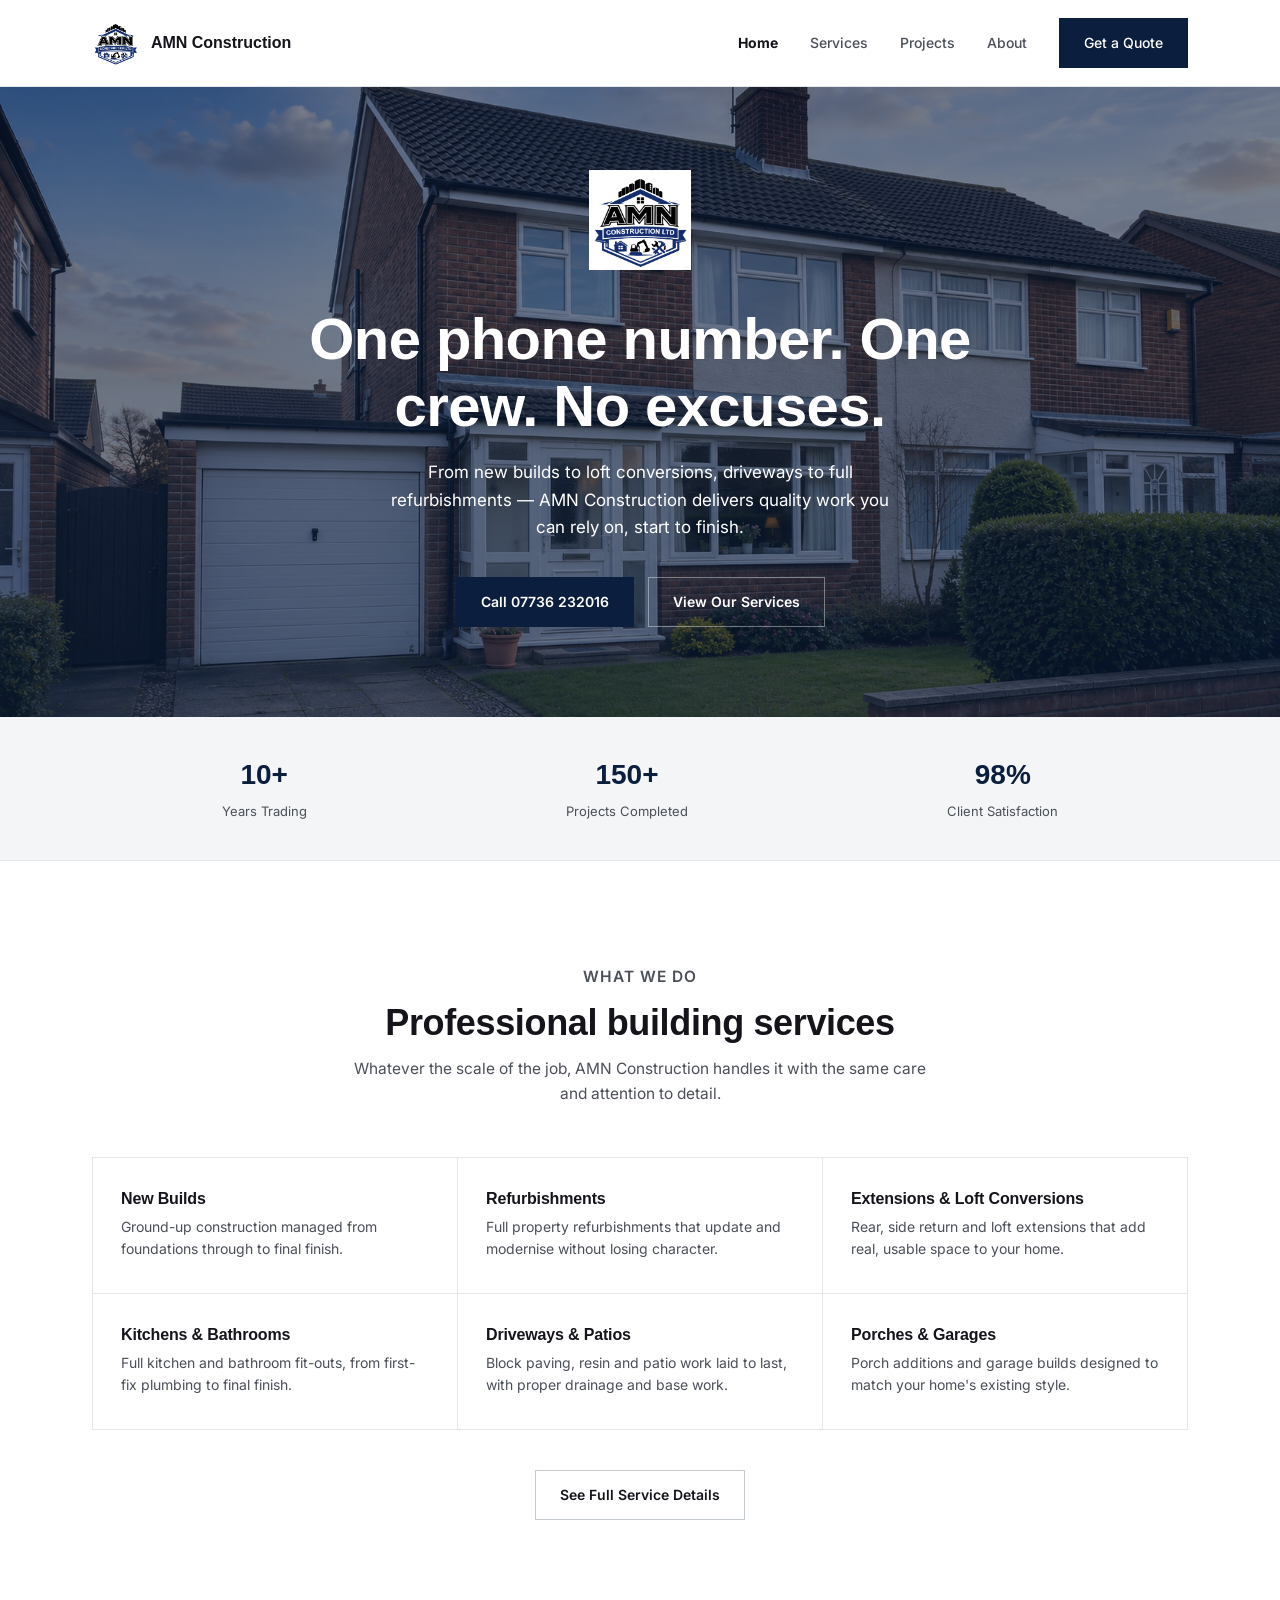
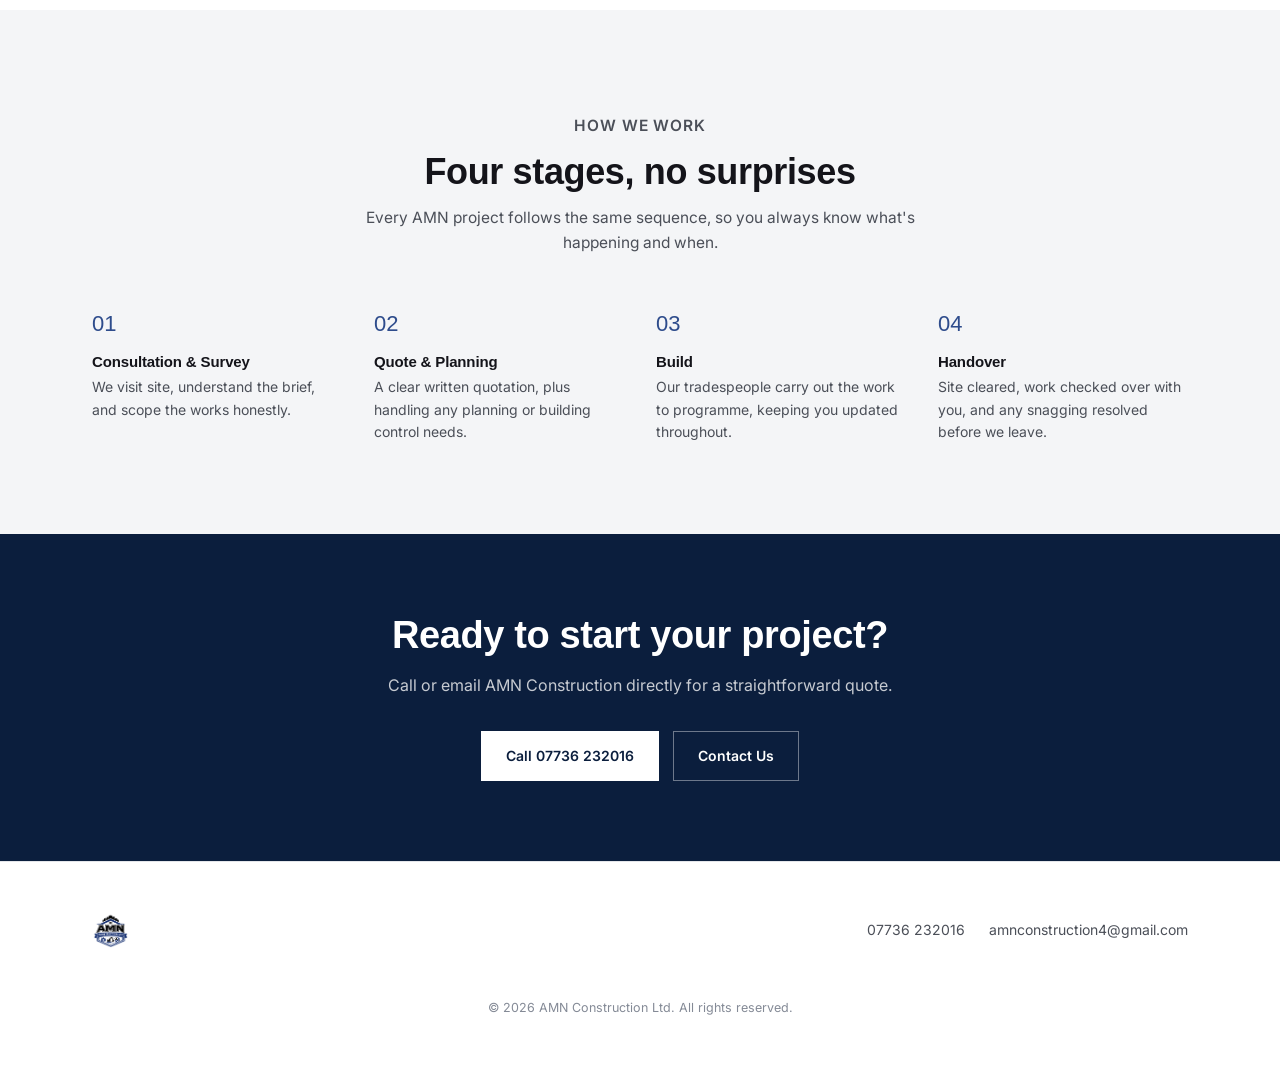
<file: index.html>
<!DOCTYPE html>
<html lang="en">
<head>
<meta name="google-site-verification" content="GaZWCDqN1LOMi1bm7sVoSSS7QSBdaxgQC6taVVcKQqg" />
<meta charset="UTF-8">
<meta name="viewport" content="width=device-width, initial-scale=1.0">
<title>AMN Construction Ltd — Professional Building Services</title>
<meta name="description" content="AMN Construction Ltd — new builds, refurbishments, extensions, loft conversions, kitchens, bathrooms, driveways, patios and garages.">
<link rel="preconnect" href="https://fonts.googleapis.com">
<link rel="preconnect" href="https://fonts.gstatic.com" crossorigin>
<link href="https://fonts.googleapis.com/css2?family=Archivo+Expanded:wght@600;800&family=Inter:wght@400;500;600&display=swap" rel="stylesheet">
<link rel="stylesheet" href="css/style.css">
<link rel="icon" type="image/x-icon" href="images/favicon.ico">
</head>
<body>

<header id="siteHeader">
  <div class="wrap">
    <a href="/" class="logo">
      <img src="images/amn_logo.png" alt="AMN Construction Ltd logo">
      <span class="name">AMN Construction</span>
    </a>
    <nav class="links" id="navLinks">
      <a href="/" class="active">Home</a>
      <a href="/services">Services</a>
      <a href="/projects">Projects</a>
      <a href="/about">About</a>
      <a href="/contact" class="btn btn-primary">Get a Quote</a>
    </nav>
    <button class="navToggle" id="navToggle" aria-label="Toggle menu"><span></span><span></span><span></span></button>
  </div>
</header>

<section class="hero">
  <div class="wrap">
    <img class="logoMark" src="images/amn_logo.png" alt="AMN Construction Ltd">
    <h1>One phone number. One crew. No excuses.</h1>
    <p class="lead">From new builds to loft conversions, driveways to full refurbishments — AMN Construction delivers quality work you can rely on, start to finish.</p>
    <div class="ctaRow">
      <a href="tel:07736232016" class="btn btn-primary">Call 07736 232016</a>
      <a href="/services" class="btn btn-outline-light">View Our Services</a>
    </div>
</section>

<div class="statsStrip">
  <div class="wrap">
    <div class="statsRow">
      <div class="stat"><b>10+</b><span>Years Trading</span></div>
      <div class="stat"><b>150+</b><span>Projects Completed</span></div>
      <div class="stat"><b>98%</b><span>Client Satisfaction</span></div>
    </div>
  </div>
</div>

<section id="services">
  <div class="wrap">
    <div class="sectionHead">
      <p class="eyebrow">What We Do</p>
      <h2>Professional building services</h2>
      <p>Whatever the scale of the job, AMN Construction handles it with the same care and attention to detail.</p>
    </div>
    <div class="serviceGrid">
      <div class="serviceCard">
        <h3>New Builds</h3>
        <p>Ground-up construction managed from foundations through to final finish.</p>
      </div>
      <div class="serviceCard">
        <h3>Refurbishments</h3>
        <p>Full property refurbishments that update and modernise without losing character.</p>
      </div>
      <div class="serviceCard">
        <h3>Extensions &amp; Loft Conversions</h3>
        <p>Rear, side return and loft extensions that add real, usable space to your home.</p>
      </div>
      <div class="serviceCard">
        <h3>Kitchens &amp; Bathrooms</h3>
        <p>Full kitchen and bathroom fit-outs, from first-fix plumbing to final finish.</p>
      </div>
      <div class="serviceCard">
        <h3>Driveways &amp; Patios</h3>
        <p>Block paving, resin and patio work laid to last, with proper drainage and base work.</p>
      </div>
      <div class="serviceCard">
        <h3>Porches &amp; Garages</h3>
        <p>Porch additions and garage builds designed to match your home's existing style.</p>
      </div>
    </div>
    <div style="text-align:center; margin-top:40px;">
      <a href="/services" class="btn btn-outline">See Full Service Details</a>
    </div>
  </div>
</section>

<section class="process">
  <div class="wrap">
    <div class="sectionHead">
      <p class="eyebrow">How We Work</p>
      <h2>Four stages, no surprises</h2>
      <p>Every AMN project follows the same sequence, so you always know what's happening and when.</p>
    </div>
    <div class="processRow">
      <div class="processStep reveal"><span class="num">01</span><h3>Consultation &amp; Survey</h3><p>We visit site, understand the brief, and scope the works honestly.</p></div>
      <div class="processStep reveal"><span class="num">02</span><h3>Quote &amp; Planning</h3><p>A clear written quotation, plus handling any planning or building control needs.</p></div>
      <div class="processStep reveal"><span class="num">03</span><h3>Build</h3><p>Our tradespeople carry out the work to programme, keeping you updated throughout.</p></div>
      <div class="processStep reveal"><span class="num">04</span><h3>Handover</h3><p>Site cleared, work checked over with you, and any snagging resolved before we leave.</p></div>
    </div>
  </div>
</section>

<section class="ctaBanner">
  <div class="wrap">
    <h2>Ready to start your project?</h2>
    <p>Call or email AMN Construction directly for a straightforward quote.</p>
    <div class="ctaRow">
      <a href="tel:07736232016" class="btn btn-primary" style="background:var(--white); color:var(--navy-900);">Call 07736 232016</a>
      <a href="/contact" class="btn btn-outline-light">Contact Us</a>
    </div>
  </div>
</section>

<footer>
  <div class="wrap">
    <a href="/" class="logo">
      <img src="images/amn_logo.png" alt="AMN Construction Ltd logo">
    </a>
    <div class="contactLinks">
      <a href="tel:07736232016">07736 232016</a>
      <a href="mailto:amnconstruction4@gmail.com">amnconstruction4@gmail.com</a>
    </div>
    <div class="copyright">© <span id="year"></span> AMN Construction Ltd. All rights reserved.</div>
  </div>
</footer>

<script src="js/main.js"></script>
</body>
</html>
</file>
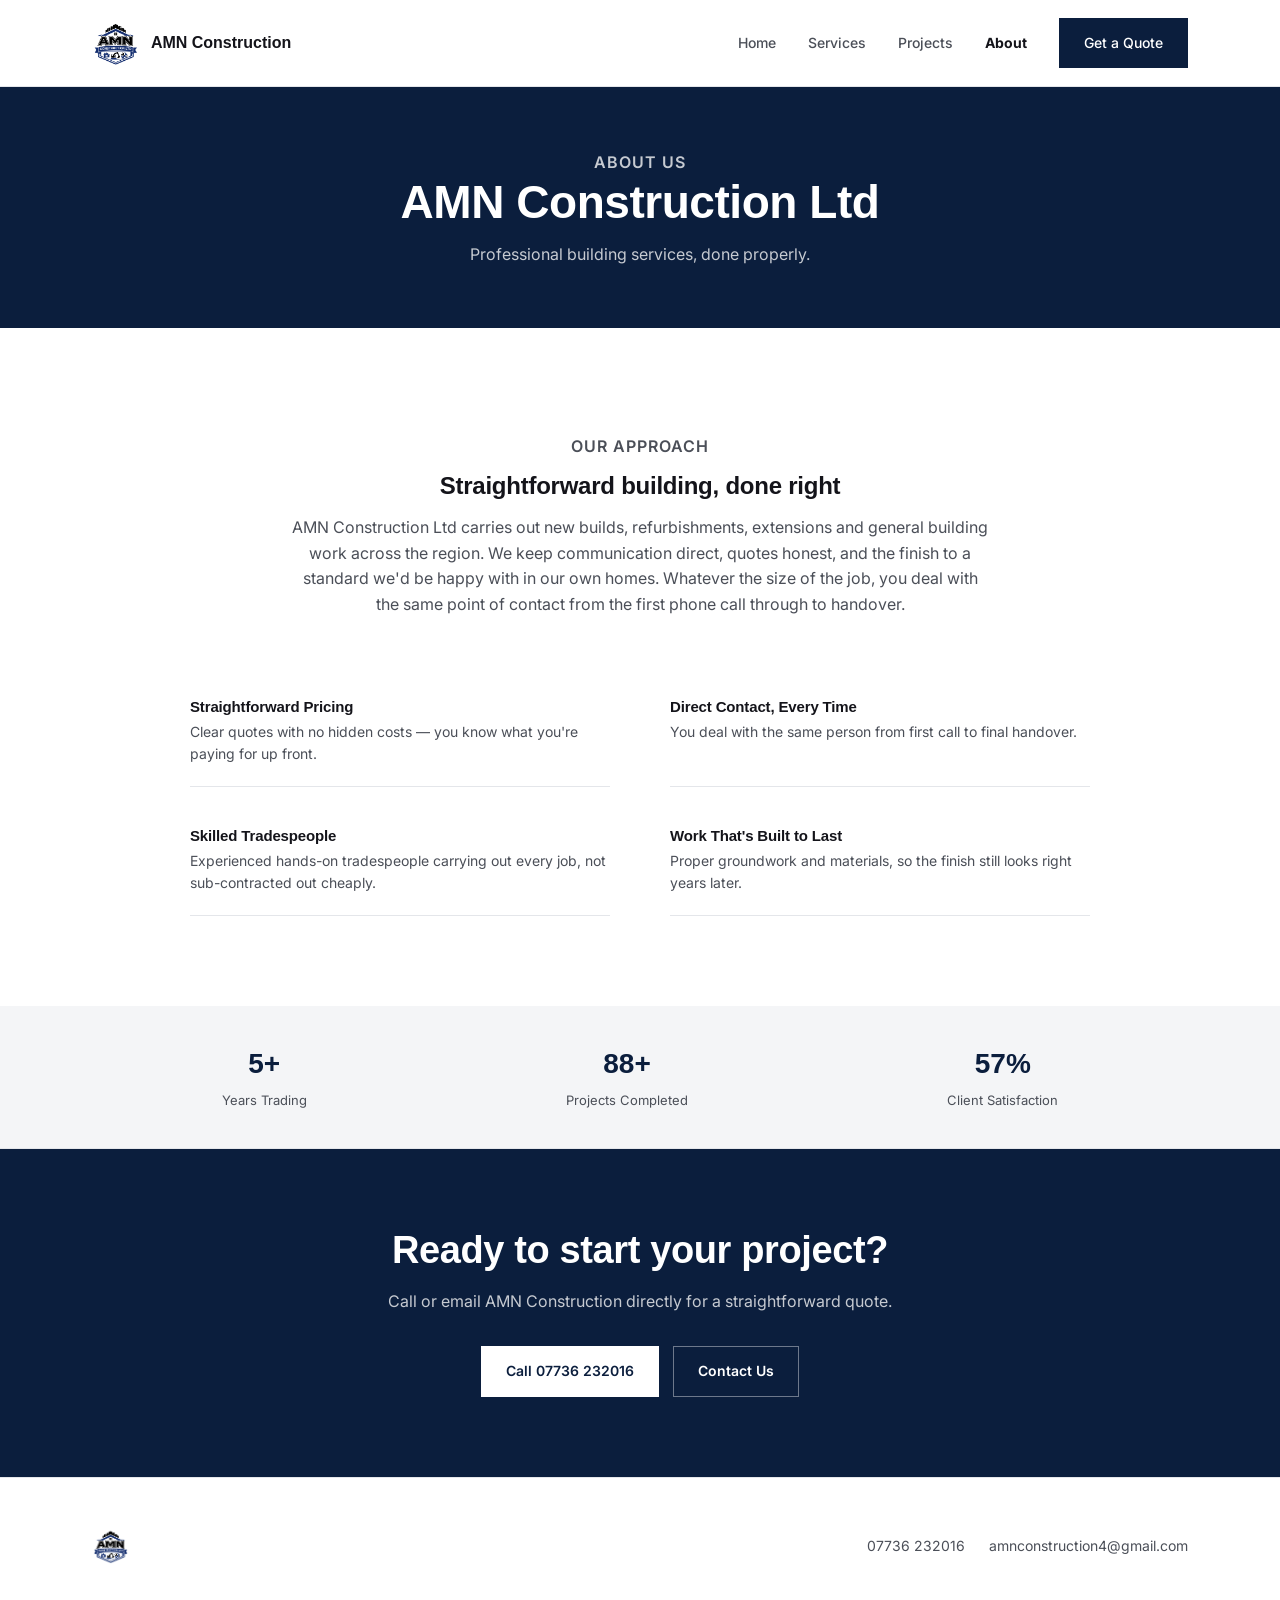
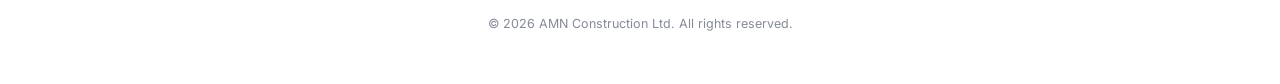
<file: about.html>
<!DOCTYPE html>
<html lang="en">
<head>
<meta charset="UTF-8">
<meta name="viewport" content="width=device-width, initial-scale=1.0">
<title>About — AMN Construction Ltd</title>
<meta name="description" content="About AMN Construction Ltd — a professional building company delivering new builds, refurbishments, extensions and more.">
<link rel="preconnect" href="https://fonts.googleapis.com">
<link rel="preconnect" href="https://fonts.gstatic.com" crossorigin>
<link href="https://fonts.googleapis.com/css2?family=Archivo+Expanded:wght@600;800&family=Inter:wght@400;500;600&display=swap" rel="stylesheet">
<link rel="stylesheet" href="css/style.css">
<link rel="icon" type="image/x-icon" href="images/favicon.ico">
</head>
<body>

<header id="siteHeader">
  <div class="wrap">
    <a href="index.html" class="logo">
      <img src="images/amn_logo.png" alt="AMN Construction Ltd logo">
      <span class="name">AMN Construction</span>
    </a>
    <nav class="links" id="navLinks">
      <a href="/index">Home</a>
      <a href="/services">Services</a>
      <a href="/projects">Projects</a>
      <a href="/about" class="active">About</a>
      <a href="/contact" class="btn btn-primary">Get a Quote</a>
    </nav>
    <button class="navToggle" id="navToggle" aria-label="Toggle menu"><span></span><span></span><span></span></button>
  </div>
</header>

<section class="pageHero">
  <div class="wrap">
    <p class="eyebrow" style="color:var(--grey-300);">About Us</p>
    <h1>AMN Construction Ltd</h1>
    <p>Professional building services, done properly.</p>
  </div>
</section>

<section>
  <div class="wrap">
    <div class="aboutIntro">
      <p class="eyebrow">Our Approach</p>
      <h2>Straightforward building, done right</h2>
      <p>AMN Construction Ltd carries out new builds, refurbishments, extensions and general building work across the region. We keep communication direct, quotes honest, and the finish to a standard we'd be happy with in our own homes. Whatever the size of the job, you deal with the same point of contact from the first phone call through to handover.</p>
    </div>

    <div class="whyGrid">
      <div class="feature reveal"><h3>Straightforward Pricing</h3><p>Clear quotes with no hidden costs — you know what you're paying for up front.</p></div>
      <div class="feature reveal"><h3>Direct Contact, Every Time</h3><p>You deal with the same person from first call to final handover.</p></div>
      <div class="feature reveal"><h3>Skilled Tradespeople</h3><p>Experienced hands-on tradespeople carrying out every job, not sub-contracted out cheaply.</p></div>
      <div class="feature reveal"><h3>Work That's Built to Last</h3><p>Proper groundwork and materials, so the finish still looks right years later.</p></div>
    </div>
  </div>
</section>

<div class="statsStrip">
  <div class="wrap">
    <div class="statsRow">
      <div class="stat"><b>10+</b><span>Years Trading</span></div>
      <div class="stat"><b>150+</b><span>Projects Completed</span></div>
      <div class="stat"><b>98%</b><span>Client Satisfaction</span></div>
    </div>
  </div>
</div>

<section class="ctaBanner">
  <div class="wrap">
    <h2>Ready to start your project?</h2>
    <p>Call or email AMN Construction directly for a straightforward quote.</p>
    <div class="ctaRow">
      <a href="tel:07736232016" class="btn btn-primary" style="background:var(--white); color:var(--navy-900);">Call 07736 232016</a>
      <a href="/contact" class="btn btn-outline-light">Contact Us</a>
    </div>
  </div>
</section>

<footer>
  <div class="wrap">
    <a href="/" class="logo">
      <img src="images/amn_logo.png" alt="AMN Construction Ltd logo">
    </a>
    <div class="contactLinks">
      <a href="tel:07736232016">07736 232016</a>
      <a href="mailto:amnconstruction4@gmail.com">amnconstruction4@gmail.com</a>
    </div>
    <div class="copyright">© <span id="year"></span> AMN Construction Ltd. All rights reserved.</div>
  </div>
</footer>

<script src="js/main.js"></script>
</body>
</html>
</file>
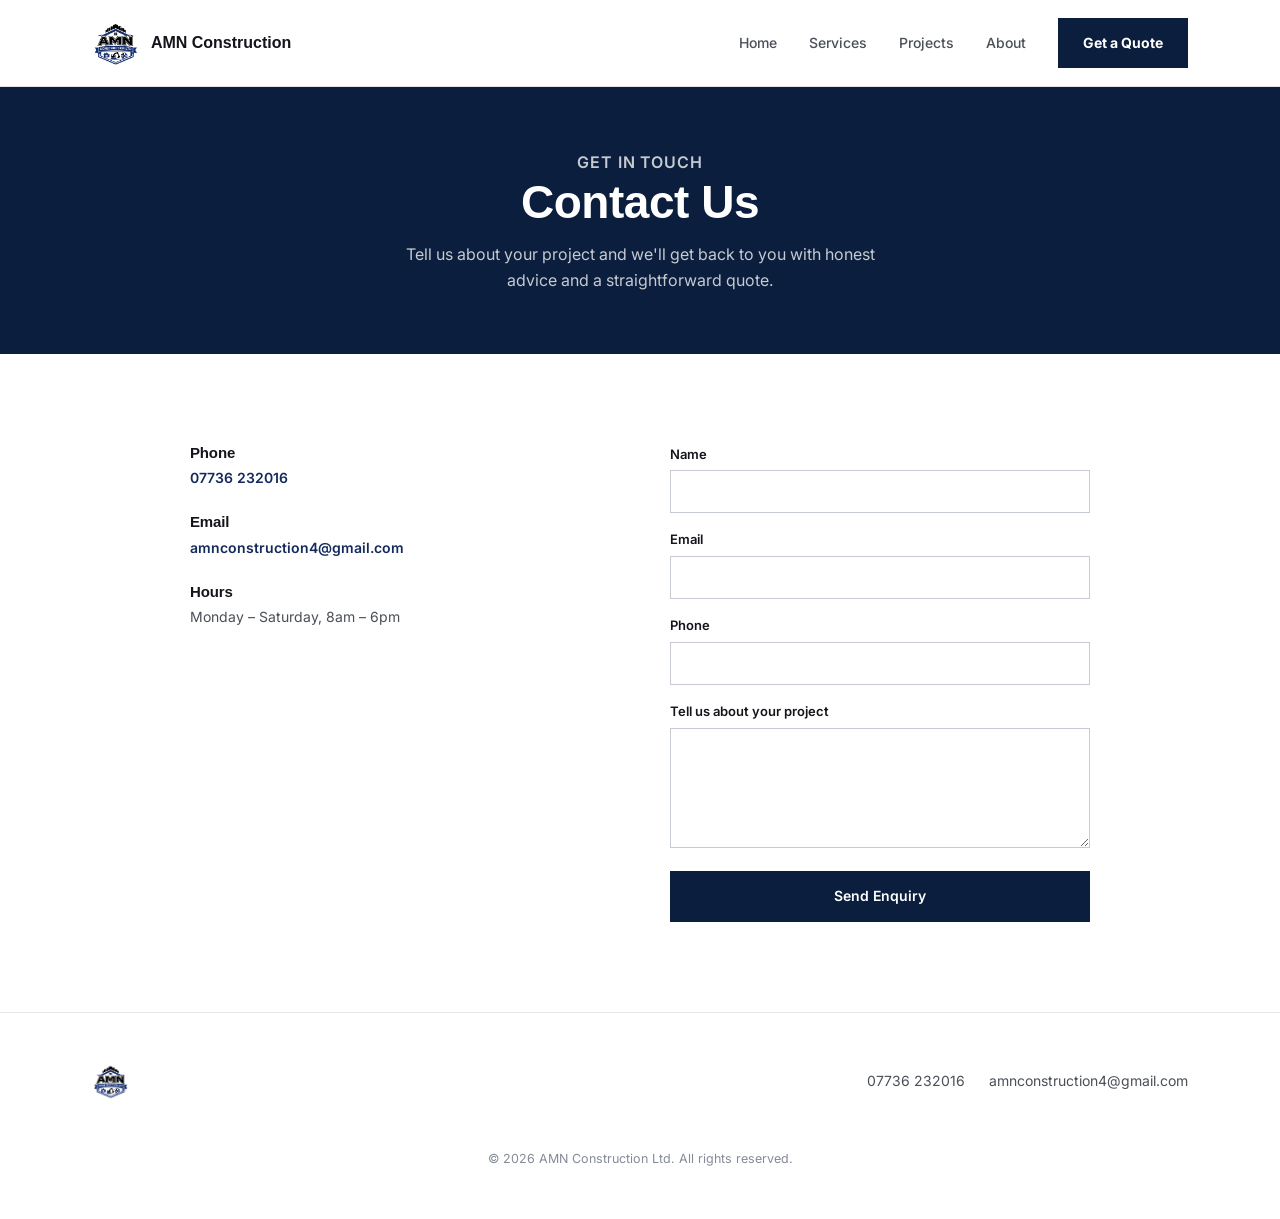
<file: contact.html>
<!DOCTYPE html>
<html lang="en">
<head>
<meta charset="UTF-8">
<meta name="viewport" content="width=device-width, initial-scale=1.0">
<title>Contact — AMN Construction Ltd</title>
<meta name="description" content="Get in touch with AMN Construction Ltd for a quote on your building project.">
<link rel="preconnect" href="https://fonts.googleapis.com">
<link rel="preconnect" href="https://fonts.gstatic.com" crossorigin>
<link href="https://fonts.googleapis.com/css2?family=Archivo+Expanded:wght@600;800&family=Inter:wght@400;500;600&display=swap" rel="stylesheet">
<link rel="stylesheet" href="css/style.css">
<link rel="icon" type="image/x-icon" href="images/favicon.ico">
</head>
<body>

<header id="siteHeader">
  <div class="wrap">
    <a href="index.html" class="logo">
      <img src="images/amn_logo.png" alt="AMN Construction Ltd logo">
      <span class="name">AMN Construction</span>
    </a>
    <nav class="links" id="navLinks">
      <a href="/">Home</a>
      <a href="/services">Services</a>
      <a href="/projects">Projects</a>
      <a href="/about">About</a>
      <a href="/contact" class="btn btn-primary active">Get a Quote</a>
    </nav>
    <button class="navToggle" id="navToggle" aria-label="Toggle menu"><span></span><span></span><span></span></button>
  </div>
</header>

<section class="pageHero">
  <div class="wrap">
    <p class="eyebrow" style="color:var(--grey-300);">Get In Touch</p>
    <h1>Contact Us</h1>
    <p>Tell us about your project and we'll get back to you with honest advice and a straightforward quote.</p>
  </div>
</section>

<section>
  <div class="wrap">
    <div class="contactGrid">
      <div class="contactDetails">
        <h3>Phone</h3>
        <p><a href="tel:07736232016">07736 232016</a></p>
        <h3>Email</h3>
        <p><a href="mailto:amnconstruction4@gmail.com">amnconstruction4@gmail.com</a></p>
        <h3>Hours</h3>
        <p>Monday – Saturday, 8am – 6pm</p>
      </div>
      <form class="contactForm" action="https://formspree.io/f/mzebkpzl" method="POST">
        <div>
          <label for="name">Name</label>
          <input type="text" id="name" name="name" required>
        </div>
        <div>
          <label for="email">Email</label>
          <input type="email" id="email" name="email" required>
        </div>
        <div>
          <label for="phone">Phone</label>
          <input type="tel" id="phone" name="phone">
        </div>
        <div>
          <label for="message">Tell us about your project</label>
          <textarea id="message" name="message" required></textarea>
        </div>
        <button type="submit" class="btn btn-primary">Send Enquiry</button>
      </form>
    </div>
  </div>
</section>

<footer>
  <div class="wrap">
    <a href="index.html" class="logo">
      <img src="images/amn_logo.png" alt="AMN Construction Ltd logo">
    </a>
    <div class="contactLinks">
      <a href="tel:07736232016">07736 232016</a>
      <a href="mailto:amnconstruction4@gmail.com">amnconstruction4@gmail.com</a>
    </div>
    <div class="copyright">© <span id="year"></span> AMN Construction Ltd. All rights reserved.</div>
  </div>
</footer>

<script src="js/main.js"></script>
</body>
</html>
</file>
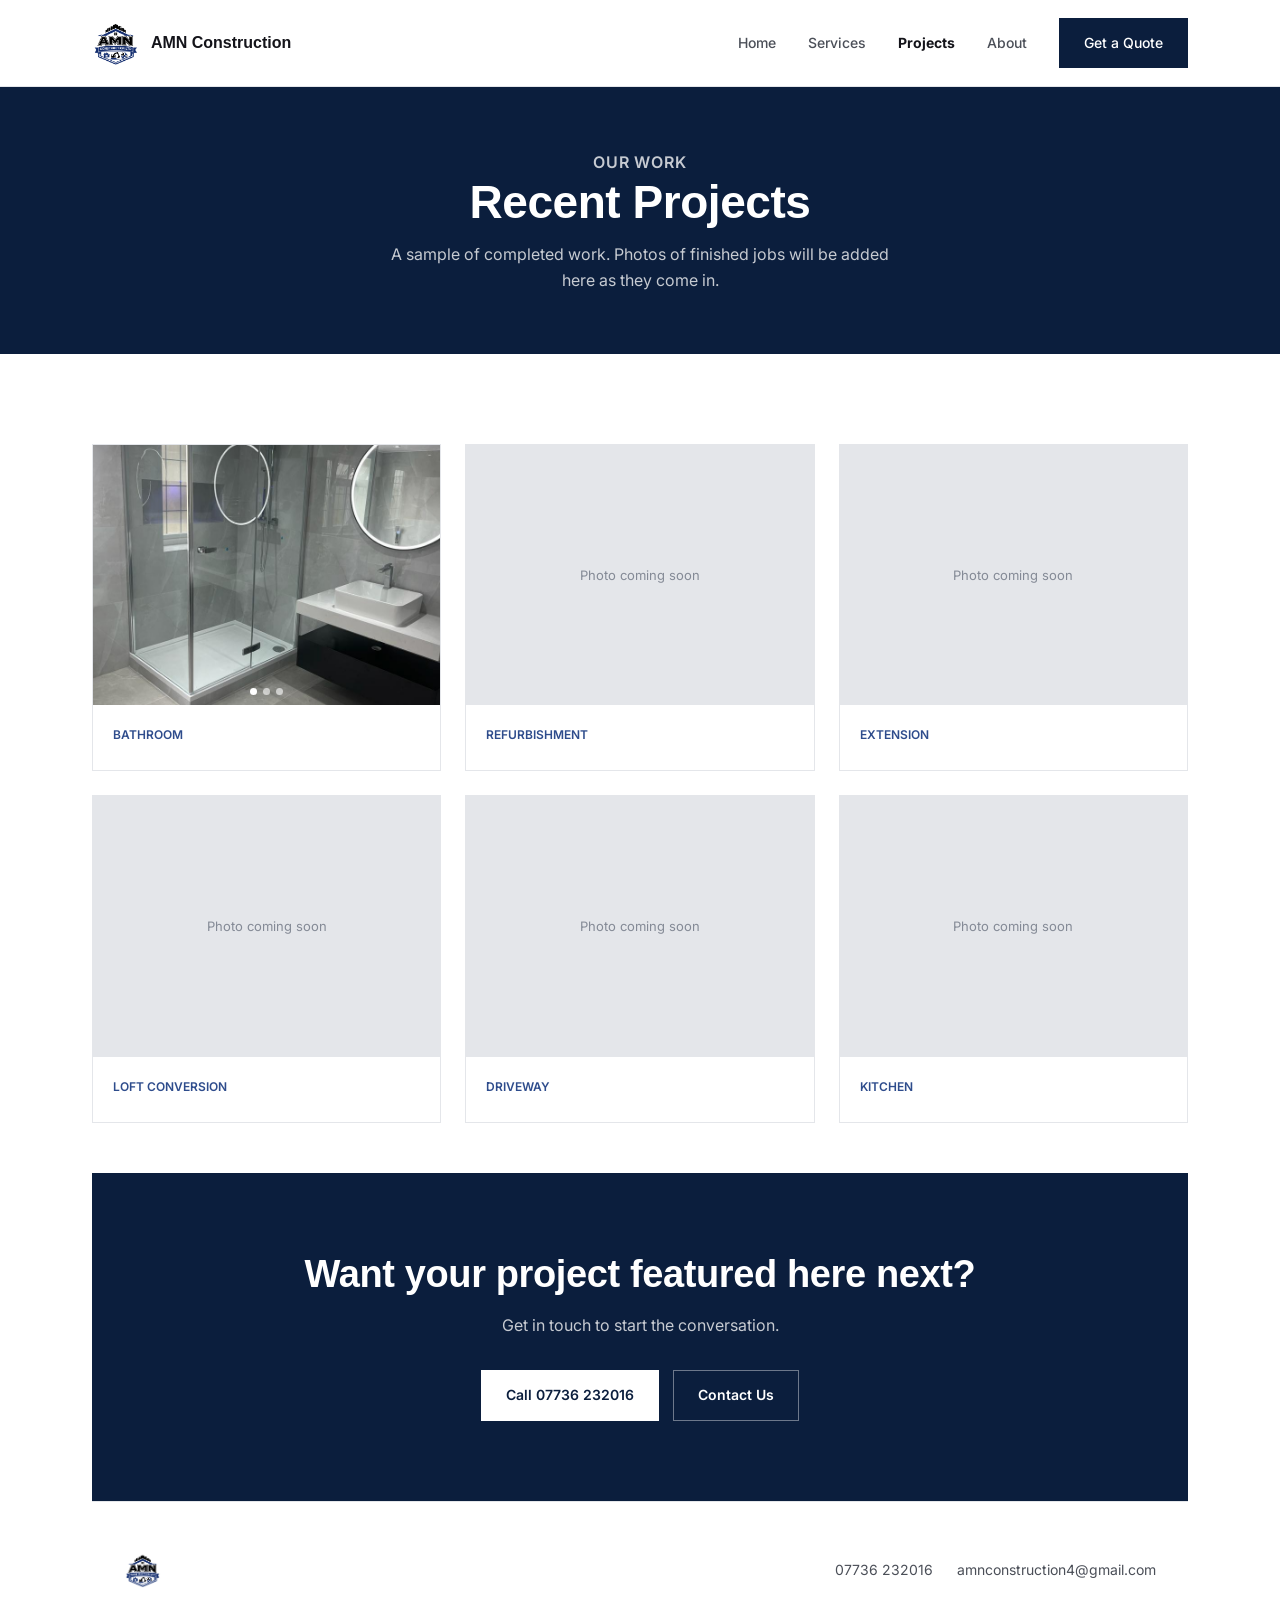
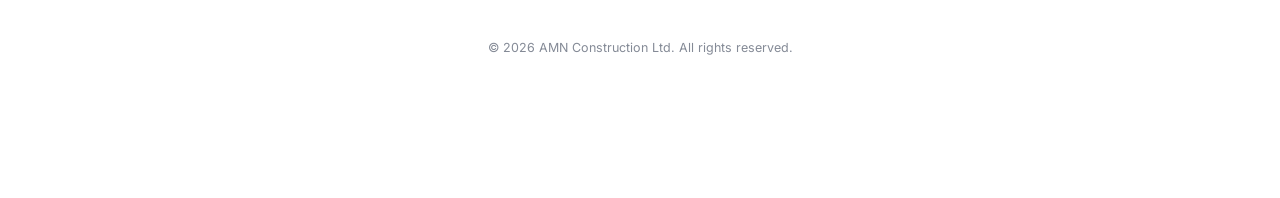
<file: projects.html>
<!DOCTYPE html>
<html lang="en">
<head>
<meta charset="UTF-8">
<meta name="viewport" content="width=device-width, initial-scale=1.0">
<title>Projects — AMN Construction Ltd</title>
<meta name="description" content="Recent building projects completed by AMN Construction Ltd.">
<link rel="preconnect" href="https://fonts.googleapis.com">
<link rel="preconnect" href="https://fonts.gstatic.com" crossorigin>
<link href="https://fonts.googleapis.com/css2?family=Archivo+Expanded:wght@600;800&family=Inter:wght@400;500;600&display=swap" rel="stylesheet">
<link rel="stylesheet" href="css/style.css">
<link rel="icon" type="image/x-icon" href="images/favicon.ico">
</head>
<body>

<header id="siteHeader">
  <div class="wrap">
    <a href="index.html" class="logo">
      <img src="images/amn_logo.png" alt="AMN Construction Ltd logo">
      <span class="name">AMN Construction</span>
    </a>
    <nav class="links" id="navLinks">
      <a href="/">Home</a>
      <a href="/services">Services</a>
      <a href="/projects" class="active">Projects</a>
      <a href="/about">About</a>
      <a href="/contact" class="btn btn-primary">Get a Quote</a>
    </nav>
    <button class="navToggle" id="navToggle" aria-label="Toggle menu"><span></span><span></span><span></span></button>
  </div>
</header>

<section class="pageHero">
  <div class="wrap">
    <p class="eyebrow" style="color:var(--grey-300);">Our Work</p>
    <h1>Recent Projects</h1>
    <p>A sample of completed work. Photos of finished jobs will be added here as they come in.</p>
  </div>
</section>

<section>
  <div class="wrap">
    <div class="projectGrid">
  <div class="projectCard reveal">
    <div class="projectSlider" data-slider>
      <div class="slide active"><img src="images/bathroom_1.png" alt="Bathroom project photo 1"></div>
      <div class="slide"><img src="images/bathroom_2.png" alt="Bathroom project photo 2"></div>
      <div class="slide"><img src="images/bathroom_3.png" alt="Bathroom project photo 3"></div>
      <div class="dots">
        <button class="dot active" data-index="0" aria-label="Photo 1"></button>
        <button class="dot" data-index="1" aria-label="Photo 2"></button>
        <button class="dot" data-index="2" aria-label="Photo 3"></button>
      </div>
    </div>
    <div class="info"><p class="tag">Bathroom</p></div>
  </div>
  <div class="projectCard">
    <div class="thumb">Photo coming soon</div>
    
    <div class="info"><p class="tag">Refurbishment</p></div>
  </div>
  <div class="projectCard">
    <div class="thumb">Photo coming soon</div>
    <div class="info"><p class="tag">Extension</p></div>
  </div>
  <div class="projectCard">
    <div class="thumb">Photo coming soon</div>
    <div class="info"><p class="tag">Loft Conversion</p></div>
  </div>
  <div class="projectCard">
    <div class="thumb">Photo coming soon</div>
    <div class="info"><p class="tag">Driveway</p></div>
  </div>
  <div class="projectCard">
    <div class="thumb">Photo coming soon</div>
    <div class="info"><p class="tag">Kitchen</p></div>
  </div>
</div>

<section class="ctaBanner">
  <div class="wrap">
    <h2>Want your project featured here next?</h2>
    <p>Get in touch to start the conversation.</p>
    <div class="ctaRow">
      <a href="tel:07736232016" class="btn btn-primary" style="background:var(--white); color:var(--navy-900);">Call 07736 232016</a>
      <a href="contact.html" class="btn btn-outline-light">Contact Us</a>
    </div>
  </div>
</section>

<footer>
  <div class="wrap">
    <a href="index.html" class="logo">
      <img src="images/amn_logo.png" alt="AMN Construction Ltd logo">
    </a>
    <div class="contactLinks">
      <a href="tel:07736232016">07736 232016</a>
      <a href="mailto:amnconstruction4@gmail.com">amnconstruction4@gmail.com</a>
    </div>
    <div class="copyright">© <span id="year"></span> AMN Construction Ltd. All rights reserved.</div>
  </div>
</footer>

<script src="js/main.js"></script>
</body>
</html>
</file>
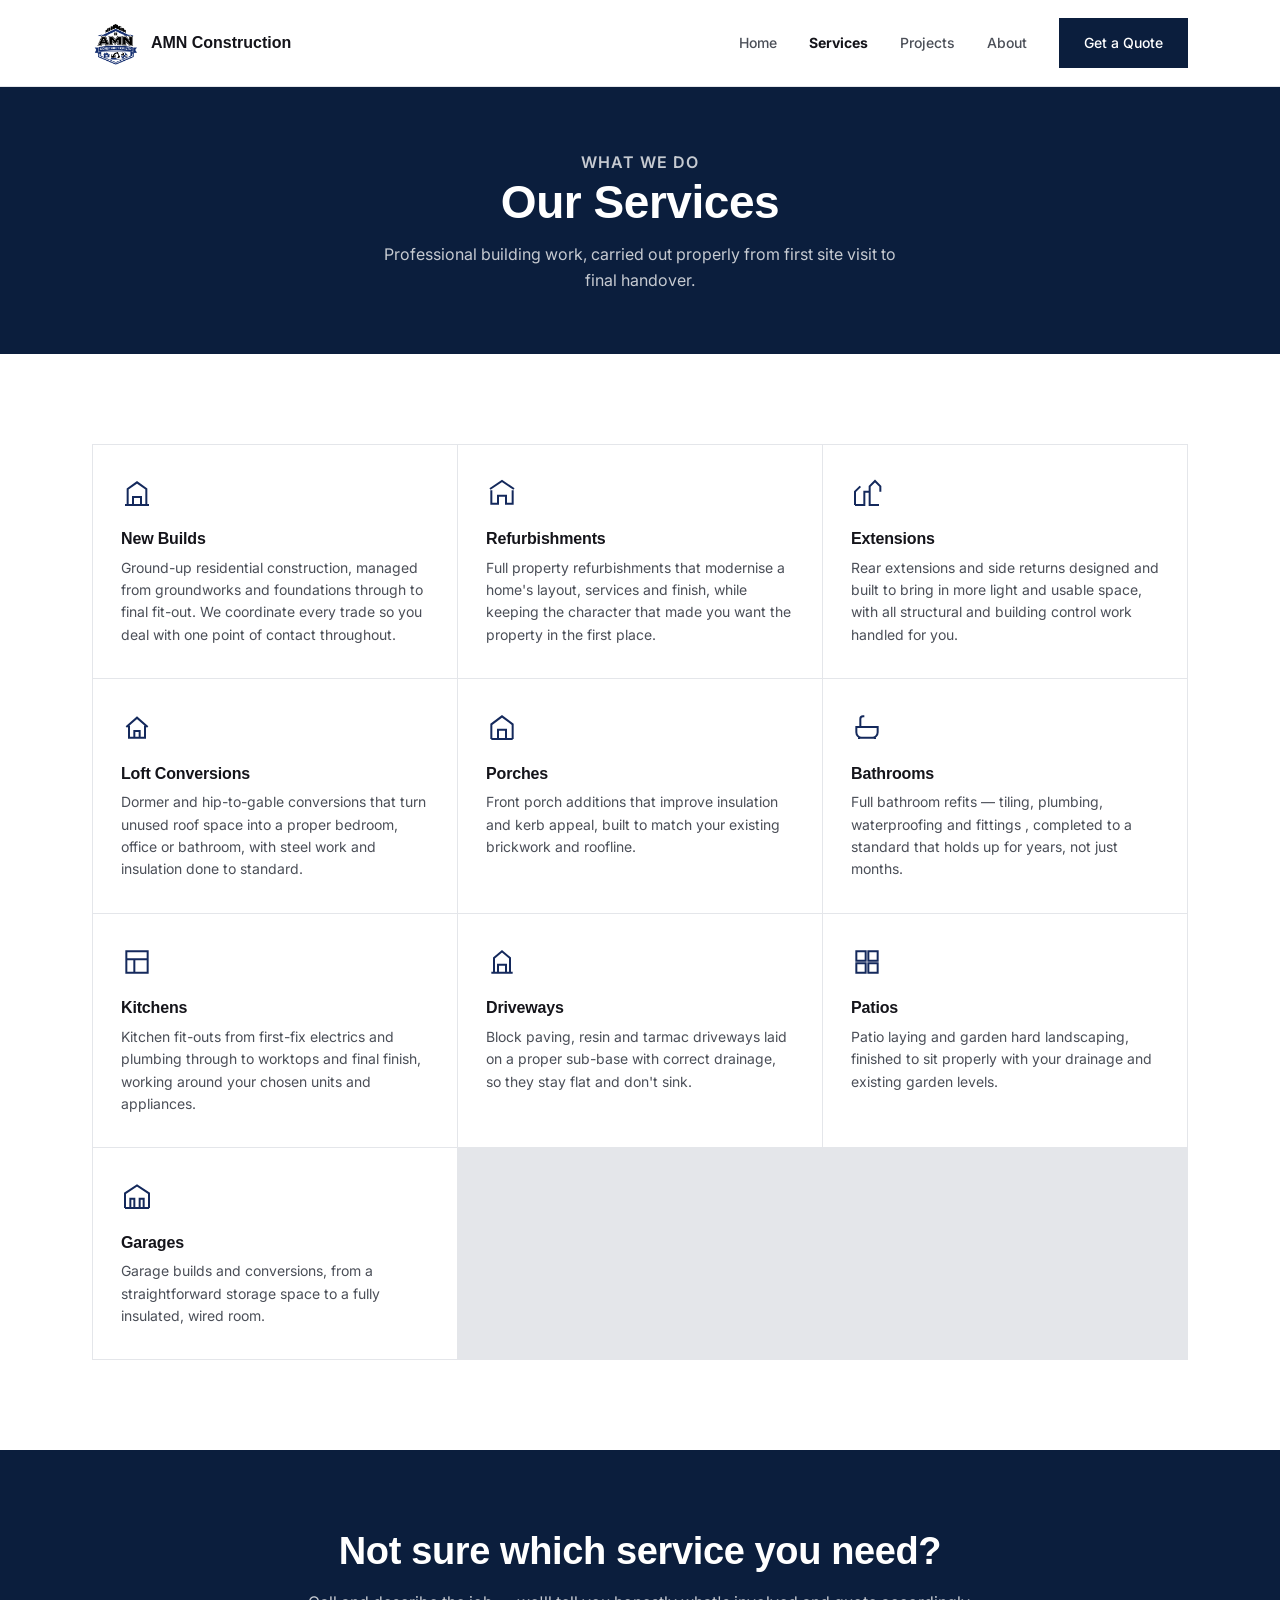
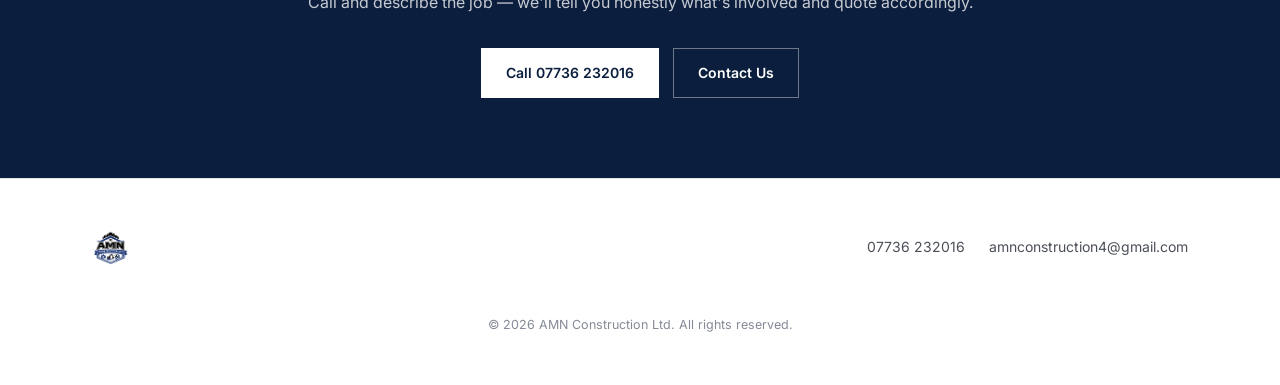
<file: services.html>
<!DOCTYPE html>
<html lang="en">
<head>
<meta charset="UTF-8">
<meta name="viewport" content="width=device-width, initial-scale=1.0">
<title>Services — AMN Construction Ltd</title>
<meta name="description" content="Full range of building services from AMN Construction Ltd: new builds, refurbishments, extensions, loft conversions, kitchens, bathrooms, driveways, patios and garages.">
<link rel="preconnect" href="https://fonts.googleapis.com">
<link rel="preconnect" href="https://fonts.gstatic.com" crossorigin>
<link href="https://fonts.googleapis.com/css2?family=Archivo+Expanded:wght@600;800&family=Inter:wght@400;500;600&display=swap" rel="stylesheet">
<link rel="stylesheet" href="css/style.css">
<link rel="icon" type="image/x-icon" href="images/favicon.ico">
</head>
<body>

<header id="siteHeader">
  <div class="wrap">
    <a href="index.html" class="logo">
      <img src="images/amn_logo.png" alt="AMN Construction Ltd logo">
      <span class="name">AMN Construction</span>
    </a>
    <nav class="links" id="navLinks">
      <a href="/">Home</a>
      <a href="/services" class="active">Services</a>
      <a href="/projects">Projects</a>
      <a href="/about">About</a>
      <a href="/contact" class="btn btn-primary">Get a Quote</a>
    </nav>
    <button class="navToggle" id="navToggle" aria-label="Toggle menu"><span></span><span></span><span></span></button>
  </div>
</header>

<section class="pageHero">
  <div class="wrap">
    <p class="eyebrow" style="color:var(--grey-300);">What We Do</p>
    <h1>Our Services</h1>
    <p>Professional building work, carried out properly from first site visit to final handover.</p>
  </div>
</section>

<section>
  <div class="wrap">
    <div class="serviceGrid">
      <div class="serviceCard reveal">
        <svg class="icon" viewBox="0 0 24 24" fill="none" stroke="currentColor" stroke-width="1.5">
          <path d="M3 21h18M5 21V9l7-5 7 5v12M9 21v-6h6v6"/>
        </svg>
        <h3>New Builds</h3>
        <p>Ground-up residential construction, managed from groundworks and foundations through to final fit-out. We coordinate every trade so you deal with one point of contact throughout.</p>
      </div>

      <div class="serviceCard reveal">
        <svg class="icon" viewBox="0 0 24 24" fill="none" stroke="currentColor" stroke-width="1.5">
          <path d="M3 9l9-6 9 6M4 10v10h5v-6h6v6h5V10"/>
        </svg>
        <h3>Refurbishments</h3>
        <p>Full property refurbishments that modernise a home's layout, services and finish, while keeping the character that made you want the property in the first place.</p>
      </div>

      <div class="serviceCard reveal">
        <svg class="icon" viewBox="0 0 24 24" fill="none" stroke="currentColor" stroke-width="1.5">
          <path d="M3 21h7V11h4v10h7M3 21V11l4-4M14 11V7l4-4 4 4v4"/>
        </svg>
        <h3>Extensions</h3>
        <p>Rear extensions and side returns designed and built to bring in more light and usable space, with all structural and building control work handled for you.</p>
      </div>

      <div class="serviceCard reveal">
        <svg class="icon" viewBox="0 0 24 24" fill="none" stroke="currentColor" stroke-width="1.5">
          <path d="M4 12L12 5l8 7M6 11v9h12v-9M10 20v-5h4v5"/>
        </svg>
        <h3>Loft Conversions</h3>
        <p>Dormer and hip-to-gable conversions that turn unused roof space into a proper bedroom, office or bathroom, with steel work and insulation done to standard.</p>
      </div>

      <div class="serviceCard reveal">
        <svg class="icon" viewBox="0 0 24 24" fill="none" stroke="currentColor" stroke-width="1.5">
          <path d="M4 21V10l8-6 8 6v11M9 21v-7h6v7M4 21h16"/>
        </svg>
        <h3>Porches</h3>
        <p>Front porch additions that improve insulation and kerb appeal, built to match your existing brickwork and roofline.</p>
      </div>

      <div class="serviceCard reveal">
        <svg class="icon" viewBox="0 0 24 24" fill="none" stroke="currentColor" stroke-width="1.5">
          <path d="M4 12h16v4a4 4 0 01-4 4H8a4 4 0 01-4-4v-4zM7 12V6a2 2 0 012-2h1M6 20v1M18 20v1"/>
        </svg>
        <h3>Bathrooms</h3>
        <p>Full bathroom refits — tiling, plumbing, waterproofing and fittings , completed to a standard that holds up for years, not just months.</p>
      </div>

      <div class="serviceCard reveal">
        <svg class="icon" viewBox="0 0 24 24" fill="none" stroke="currentColor" stroke-width="1.5">
          <path d="M4 4h16v16H4zM4 10h16M10 10v10"/></svg>
        <h3>Kitchens</h3>
        <p>Kitchen fit-outs from first-fix electrics and plumbing through to worktops and final finish, working around your chosen units and appliances.</p>
      </div>

      <div class="serviceCard reveal">
        <svg class="icon" viewBox="0 0 24 24" fill="none" stroke="currentColor" stroke-width="1.5">
          <path d="M4 20h16M6 20V9l6-5 6 5v11M9 20v-6h6v6"/>
        </svg>
        <h3>Driveways</h3>
        <p>Block paving, resin and tarmac driveways laid on a proper sub-base with correct drainage, so they stay flat and don't sink.</p>
      </div>

      <div class="serviceCard reveal">
        <svg class="icon" viewBox="0 0 24 24" fill="none" stroke="currentColor" stroke-width="1.5">
          <path d="M4 4h7v7H4zM13 4h7v7h-7zM4 13h7v7H4zM13 13h7v7h-7z"/>
        </svg>
        <h3>Patios</h3>
        <p>Patio laying and garden hard landscaping, finished to sit properly with your drainage and existing garden levels.</p>
      </div>

      <div class="serviceCard reveal">
        <svg class="icon" viewBox="0 0 24 24" fill="none" stroke="currentColor" stroke-width="1.5">
          <path d="M3 21V10l9-6 9 6v11M3 21h18M7 21v-7h3v7M14 21v-7h3v7"/></svg>
        <h3>Garages</h3>
        <p>Garage builds and conversions, from a straightforward storage space to a fully insulated, wired room.</p>
      </div>
    </div>
  </div>
</section>

<section class="ctaBanner">
  <div class="wrap">
    <h2>Not sure which service you need?</h2>
    <p>Call and describe the job — we'll tell you honestly what's involved and quote accordingly.</p>
    <div class="ctaRow">
      <a href="tel:07736232016" class="btn btn-primary" style="background:var(--white); color:var(--navy-900);">Call 07736 232016</a>
      <a href="contact.html" class="btn btn-outline-light">Contact Us</a>
    </div>
  </div>
</section>

<footer>
  <div class="wrap">
    <a href="index.html" class="logo">
      <img src="images/amn_logo.png" alt="AMN Construction Ltd logo">
    </a>
    <div class="contactLinks">
      <a href="tel:07736232016">07736 232016</a>
      <a href="mailto:amnconstruction4@gmail.com">amnconstruction4@gmail.com</a>
    </div>
    <div class="copyright">© <span id="year"></span> AMN Construction Ltd. All rights reserved.</div>
  </div>
</footer>

<script src="js/main.js"></script>
</body>
</html>
</file>
<file: css/style.css>
:root{
  --white:#FFFFFF;
  --grey-50:#F4F5F7;
  --grey-150:#E4E6EA;
  --grey-300:#C6CAD1;
  --grey-500:#848A96;
  --grey-700:#4B4F58;
  --ink:#14141A;
  --navy-900:#0B1E3D;
  --navy-700:#14295C;
  --navy-500:#2E4C8C;
  --display:'Archivo Expanded', sans-serif;
  --body:'Inter', sans-serif;
  --maxw:1160px;
}

*{box-sizing:border-box; margin:0; padding:0;}
html{scroll-behavior:smooth;}
body{
  font-family:var(--body);
  color:var(--ink);
  background:var(--white);
  line-height:1.6;
  -webkit-font-smoothing:antialiased;
}
img{display:block; max-width:100%;}
a{color:inherit; text-decoration:none;}
ul{list-style:none;}
button{font:inherit; cursor:pointer;}
:focus-visible{outline:2px solid var(--navy-500); outline-offset:3px;}
.wrap{max-width:var(--maxw); margin:0 auto; padding:0 32px;}
@media(max-width:640px){ .wrap{padding:0 20px;} }

h1,h2,h3{font-family:var(--display); font-weight:800; letter-spacing:-.01em; line-height:1.15;}

.eyebrow{
  font-size:13px; font-weight:600; letter-spacing:.06em; text-transform:uppercase;
  color:var(--navy-500); margin-bottom:12px;
}

/* ---------- HEADER ---------- */
header{
  position:fixed; top:0; left:0; right:0; z-index:100;
  padding:18px 0;
  background:var(--white);
  border-bottom:1px solid var(--grey-150);
}
header .wrap{display:flex; align-items:center; justify-content:space-between;}
.logo{ display:flex; align-items:center; gap:12px; }
.logo img{ height:46px; width:auto; }
.logo .name{ font-family:var(--display); font-weight:800; font-size:16px; color:var(--ink); }

nav.links{display:flex; gap:32px; align-items:center;}
nav.links a{ font-size:14px; font-weight:500; color:var(--grey-700); }
nav.links a:hover{ color:var(--ink); }

.btn{
  display:inline-flex; align-items:center; justify-content:center;
  font-size:14px; font-weight:600; padding:13px 24px; border:1px solid transparent; cursor:pointer;
}
.btn-primary{ background:var(--navy-900); color:var(--white); }
.btn-primary:hover{ background:var(--navy-700); }
.btn-outline{ border-color:var(--grey-300); color:var(--ink); }
.btn-outline:hover{ border-color:var(--ink); }
.btn-outline-light{ border-color:rgba(255,255,255,.4); color:var(--white); }
.btn-outline-light:hover{ border-color:var(--white); }
.btn{ transition: transform .2s ease, background .2s ease, border-color .2s ease;}
.btn:hover{ transform: translateY(-2px);}

.navToggle{ display:none; flex-direction:column; gap:5px; background:none; border:0; padding:6px; }
.navToggle span{ width:22px; height:2px; background:var(--ink); }
@media(max-width:800px){
  nav.links{ display:none; }
  .navToggle{ display:flex; }
}

header nav.links a.btn-primary{
  color: var(--white);
}

header.scrolled{
  box-shadow: 0 2px 12px rgba(0,0,0,.08);
}

/* ---------- HERO ---------- */
.hero{
   background:
    linear-gradient(180deg, rgba(11,30,61,.55), rgba(11,30,61,.62)),
    url('../images/index_pic.png') center/cover no-repeat;
  padding:170px 0 90px;
  text-align:center;
}

.hero .logoMark{ margin:0 auto 36px; height:100px; }
.hero h1{ color:var(--white); font-size:clamp(34px,5vw,58px); max-width:760px; margin:0 auto 20px; }
.hero p.lead{ color:var(--white); font-size:17px; max-width:520px; margin:0 auto 36px; }
.hero .ctaRow{ display:flex; gap:14px; justify-content:center; flex-wrap:wrap; }
/* ---------- STATS STRIP ---------- */
.statsStrip{ background:var(--grey-50); border-bottom:1px solid var(--grey-150); }
.statsRow{ display:flex; justify-content:space-around; flex-wrap:wrap; padding:36px 0; text-align:center; }
.statsRow .stat b{ display:block; font-family:var(--display); font-size:28px; color:var(--navy-900); }
.statsRow .stat span{ font-size:13px; color:var(--grey-700); }

/* ---------- SECTION BASICS ---------- */
section{ padding:90px 0; }
@media(max-width:640px){ section{ padding:60px 0; } }
.sectionHead{ max-width:600px; margin:0 auto 50px; text-align:center; }
.sectionHead h2{ font-size:clamp(26px,3.4vw,36px); }
.sectionHead p{ color:var(--grey-700); font-size:15.5px; margin-top:14px; }

/* ---------- SERVICES ---------- */
.serviceGrid{ display:grid; grid-template-columns:repeat(3,1fr); gap:1px; background:var(--grey-150); border:1px solid var(--grey-150); }
@media(max-width:800px){ .serviceGrid{ grid-template-columns:repeat(2,1fr); } }
@media(max-width:560px){ .serviceGrid{ grid-template-columns:1fr; } }
.serviceCard{ background:var(--white); padding:32px 28px; }
.serviceCard h3{ font-size:16px; margin-bottom:8px; }
.serviceCard p{ color:var(--grey-700); font-size:14px; }
.serviceCard .icon{ width: 32px; height: 32px; color: var(--navy-700); margin-bottom: 14px; } 
.serviceCard{ transition: transform .25s ease, box-shadow .25s ease; } 
.serviceCard:hover{ transform: translateY(-4px); box-shadow: 0 8px 24px rgba(11,30,61,.08); }

/* ---------- PROCESS ---------- */
.process{ background:var(--grey-50); }
.processRow{ display:grid; grid-template-columns:repeat(4,1fr); gap:32px; }
@media(max-width:800px){ .processRow{ grid-template-columns:1fr 1fr; } }
@media(max-width:560px){ .processRow{ grid-template-columns:1fr; } }
.processStep .num{ font-family:var(--display); font-size:22px; color:var(--navy-500); display:block; margin-bottom:12px; }
.processStep h3{ font-size:15px; margin-bottom:6px; }
.processStep p{ color:var(--grey-700); font-size:14px; }
.reveal{opacity: 0; transform: translateY(24px); transition: opacity .6s ease, transform .6s ease;}
.reveal.in{ opacity: 1; transform: translateY(0);}

/* ---------- WHY US ---------- */
.whyGrid{ display:grid; grid-template-columns:1fr 1fr; gap:20px 60px; max-width:900px; margin:0 auto; }
@media(max-width:700px){ .whyGrid{ grid-template-columns:1fr; } }
.feature{ padding:20px 0; border-bottom:1px solid var(--grey-150); }
.feature h3{ font-size:15px; margin-bottom:6px; }
.feature p{ font-size:14px; color:var(--grey-700); }

/* ---------- CTA BANNER ---------- */
.ctaBanner{ background:var(--navy-900); color:var(--white); padding:80px 0; text-align:center; }
.ctaBanner h2{ color:var(--white); font-size:clamp(26px,3.6vw,38px); margin-bottom:16px; }
.ctaBanner p{ color:var(--grey-300); margin-bottom:32px; }
.ctaBanner .ctaRow{ display:flex; gap:14px; justify-content:center; flex-wrap:wrap; }

/* ---------- FOOTER ---------- */
footer{ background:var(--white); border-top:1px solid var(--grey-150); padding:50px 0; }
footer .wrap{ display:flex; justify-content:space-between; align-items:center; flex-wrap:wrap; gap:20px; }
footer .logo img{ height:36px; }
footer .contactLinks{ display:flex; gap:24px; font-size:14px; color:var(--grey-700); flex-wrap:wrap; }
footer .contactLinks a:hover{ color:var(--ink); }
footer .copyright{ width:100%; text-align:center; font-size:12.5px; color:var(--grey-500); margin-top:30px; }

::selection{ background:var(--navy-500); color:var(--white); }

/* ---------- INNER PAGE HERO (Services / Projects / About / Contact) ---------- */
.pageHero{
  background:var(--navy-900);
  padding:150px 0 60px;
  text-align:center;
}
.pageHero h1{ color:var(--white); font-size:clamp(30px,4.4vw,46px); margin-bottom:14px; }
.pageHero p{ color:var(--grey-300); font-size:16px; max-width:520px; margin:0 auto; }

nav.links a.active{ color:var(--ink); font-weight:700; }

/* ---------- PROJECTS PAGE ---------- */
.projectGrid{ display:grid; grid-template-columns:repeat(3,1fr); gap:24px; margin-bottom: 50px; }
@media(max-width:800px){ .projectGrid{ grid-template-columns:1fr 1fr; } }
@media(max-width:560px){ .projectGrid{ grid-template-columns:1fr; } }
.projectCard{ border:1px solid var(--grey-150); }
.projectCard .thumb{ aspect-ratio:4/3; background:var(--grey-150); display:flex; align-items:center; justify-content:center; color:var(--grey-500); font-size:13px; }
.projectCard .info{ padding:20px; }
.projectCard .tag{ font-size:12px; color:var(--navy-500); font-weight:600; text-transform:uppercase; margin-bottom:6px; }
.projectCard h3{ font-size:16px; }

/* ---------- PROJECT PHOTO SLIDER ---------- */
.projectSlider{
  position: relative;
  aspect-ratio: 4/3;
  overflow: hidden;
  background: var(--grey-150);
}
.projectSlider .slide{
  position: absolute;
  inset: 0;
  opacity: 0;
  transition: opacity .5s ease;
}
.projectSlider .slide.active{ opacity: 1; }
.projectSlider img{
  width: 100%;
  height: 100%;
  object-fit: cover;
}
.projectSlider .dots{
  position: absolute;
  bottom: 10px;
  left: 0;
  right: 0;
  display: flex;
  justify-content: center;
  gap: 6px;
}
.projectSlider .dot{
  width: 7px;
  height: 7px;
  border-radius: 50%;
  background: rgba(255,255,255,.6);
  cursor: pointer;
  border: none;
  padding: 0;
}
.projectSlider .dot.active{ background: var(--white); }


.serviceThumb .icon{
  width: 56px;
  height: 56px;
  color: var(--navy-700);
  margin-bottom: 0;
}

/* ---------- ABOUT PAGE ---------- */
.aboutIntro{ max-width:700px; margin:0 auto 60px; text-align:center; }
.aboutIntro p{ color:var(--grey-700); font-size:16px; margin-top:16px; }

/* ---------- CONTACT PAGE ---------- */
.contactGrid{ display:grid; grid-template-columns:1fr 1fr; gap:60px; max-width:900px; margin:0 auto; }
@media(max-width:700px){ .contactGrid{ grid-template-columns:1fr; } }
.contactDetails h3{ font-size:15px; margin-bottom:6px; }
.contactDetails p{ color:var(--grey-700); font-size:14px; margin-bottom:24px; }
.contactDetails a{ color:var(--navy-700); font-weight:600; }
.contactForm{ display:flex; flex-direction:column; gap:16px; }
.contactForm label{ font-size:13px; font-weight:600; margin-bottom:6px; display:block; }
.contactForm input, .contactForm textarea{
  width:100%; border:1px solid var(--grey-300); padding:12px 14px; font-family:var(--body); font-size:14px;
}
.contactForm input:focus, .contactForm textarea:focus{ outline:2px solid var(--navy-500); border-color:transparent; }
.contactForm textarea{ resize:vertical; min-height:120px; }
</file>
